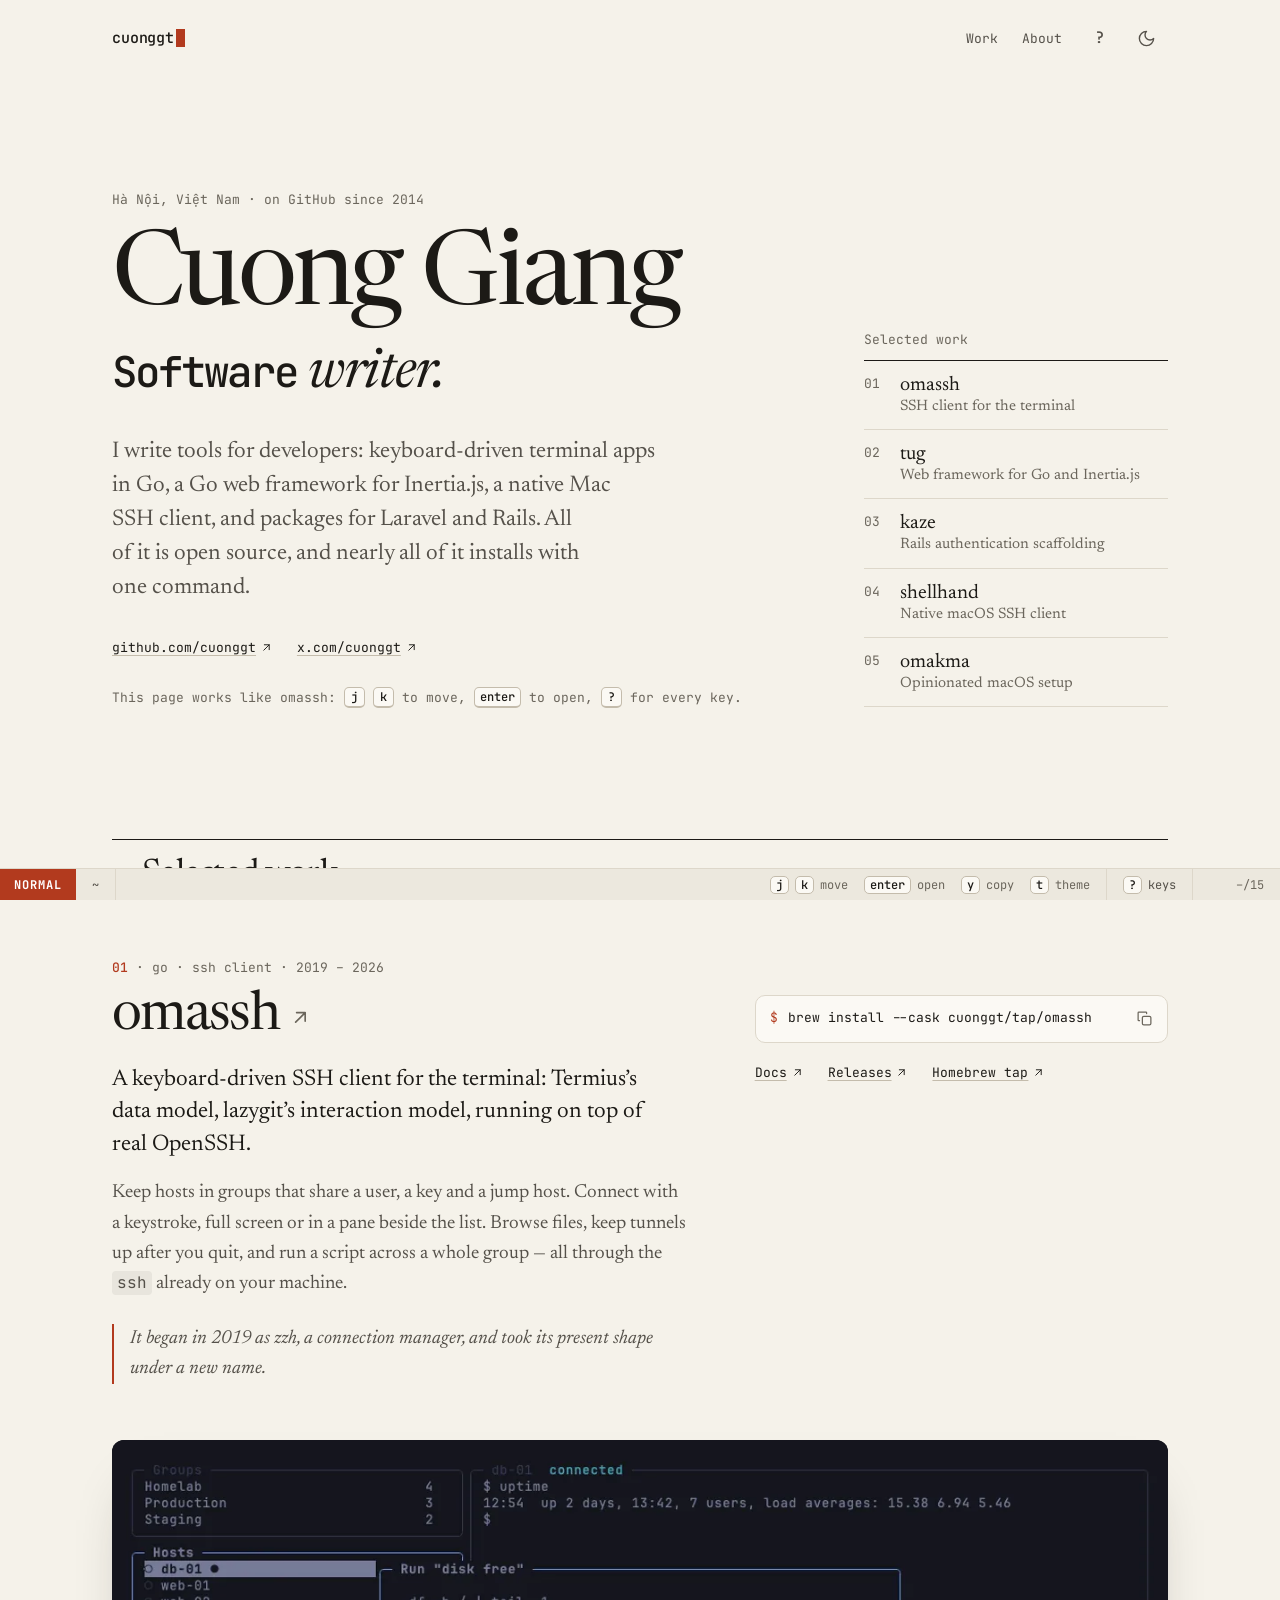
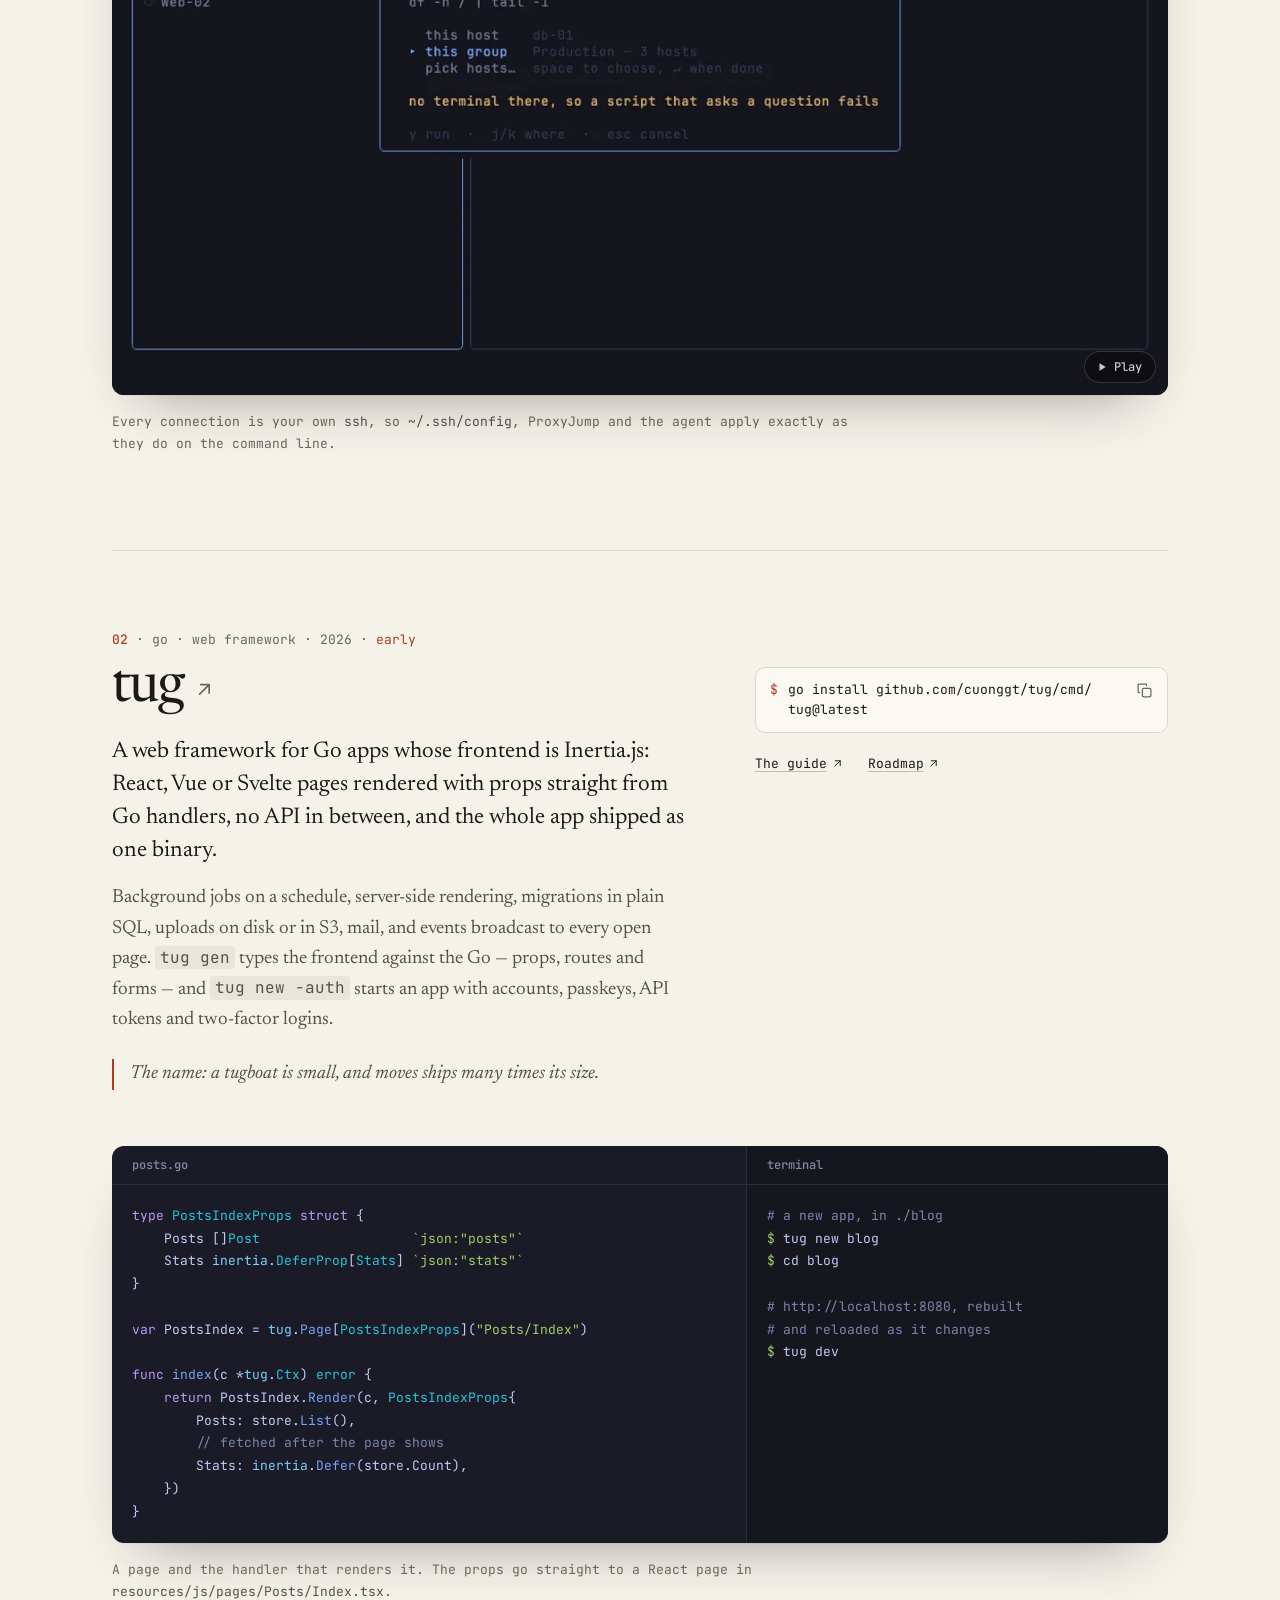
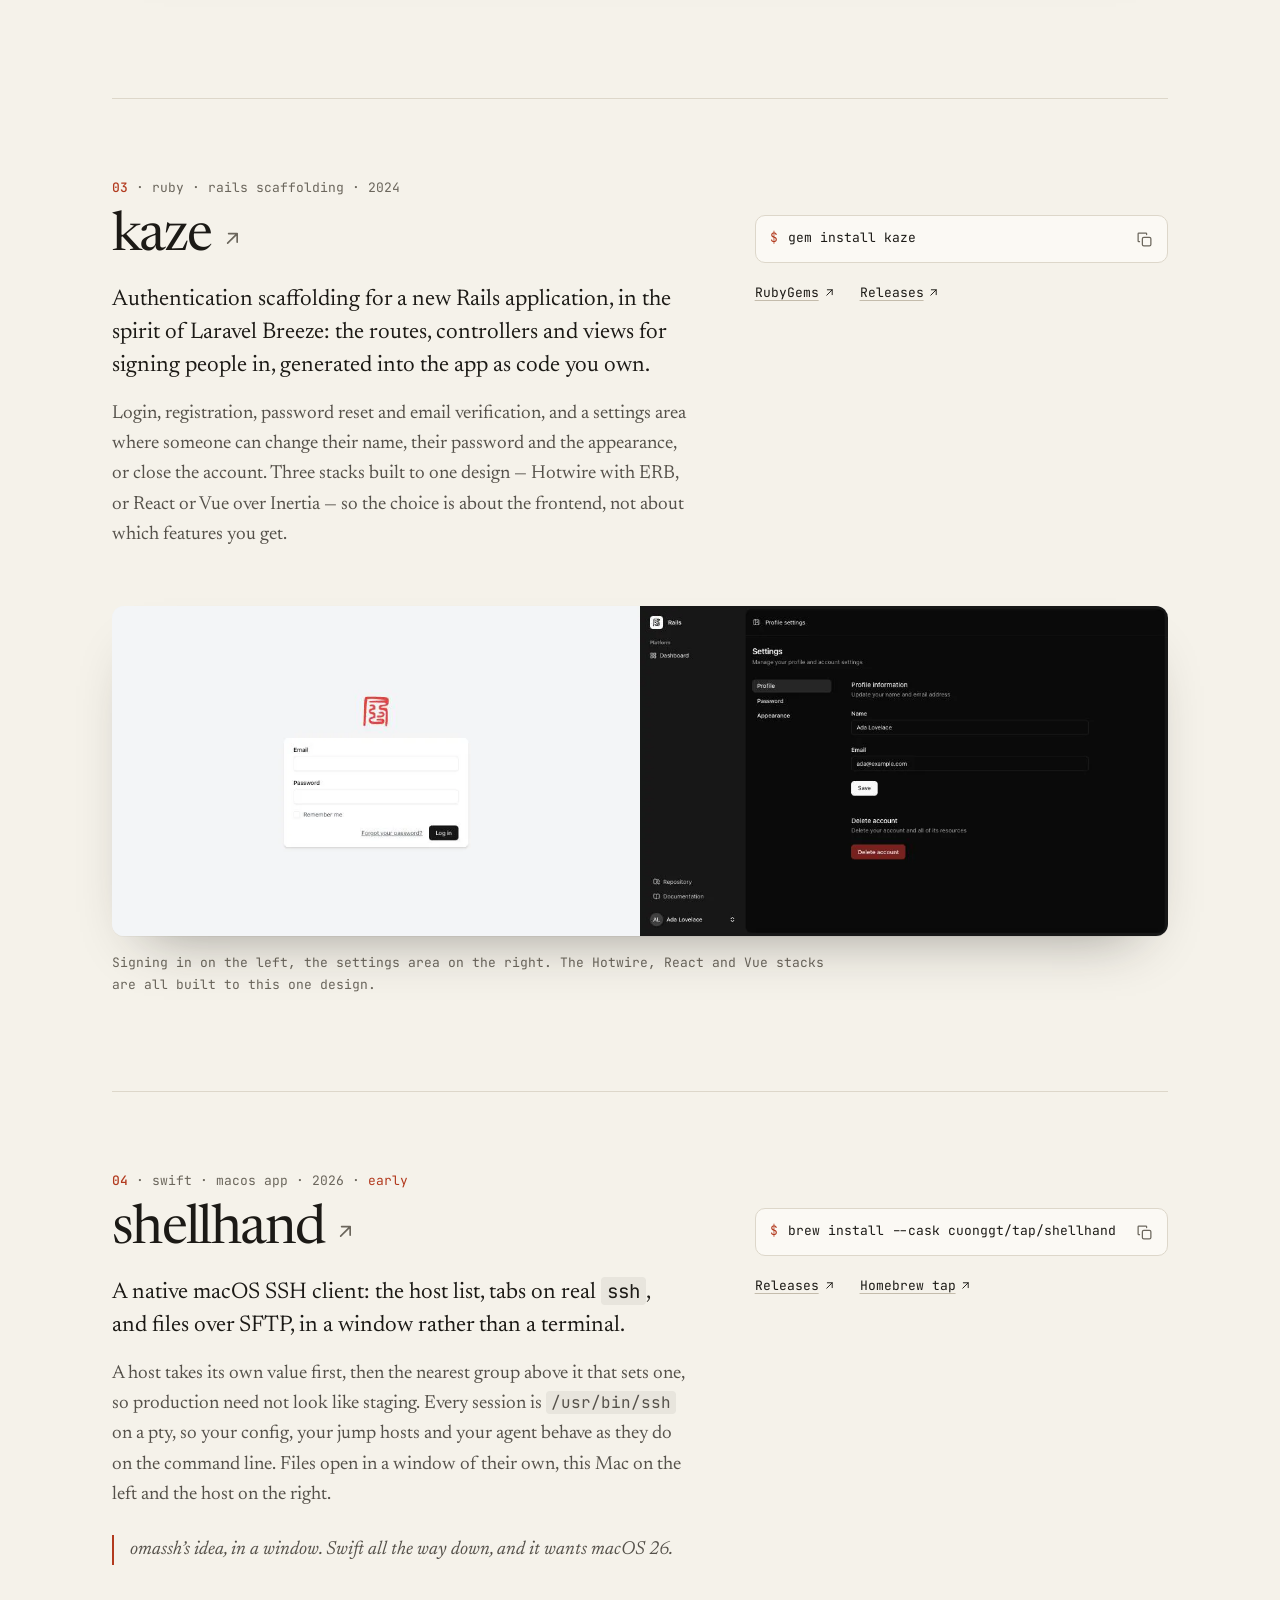
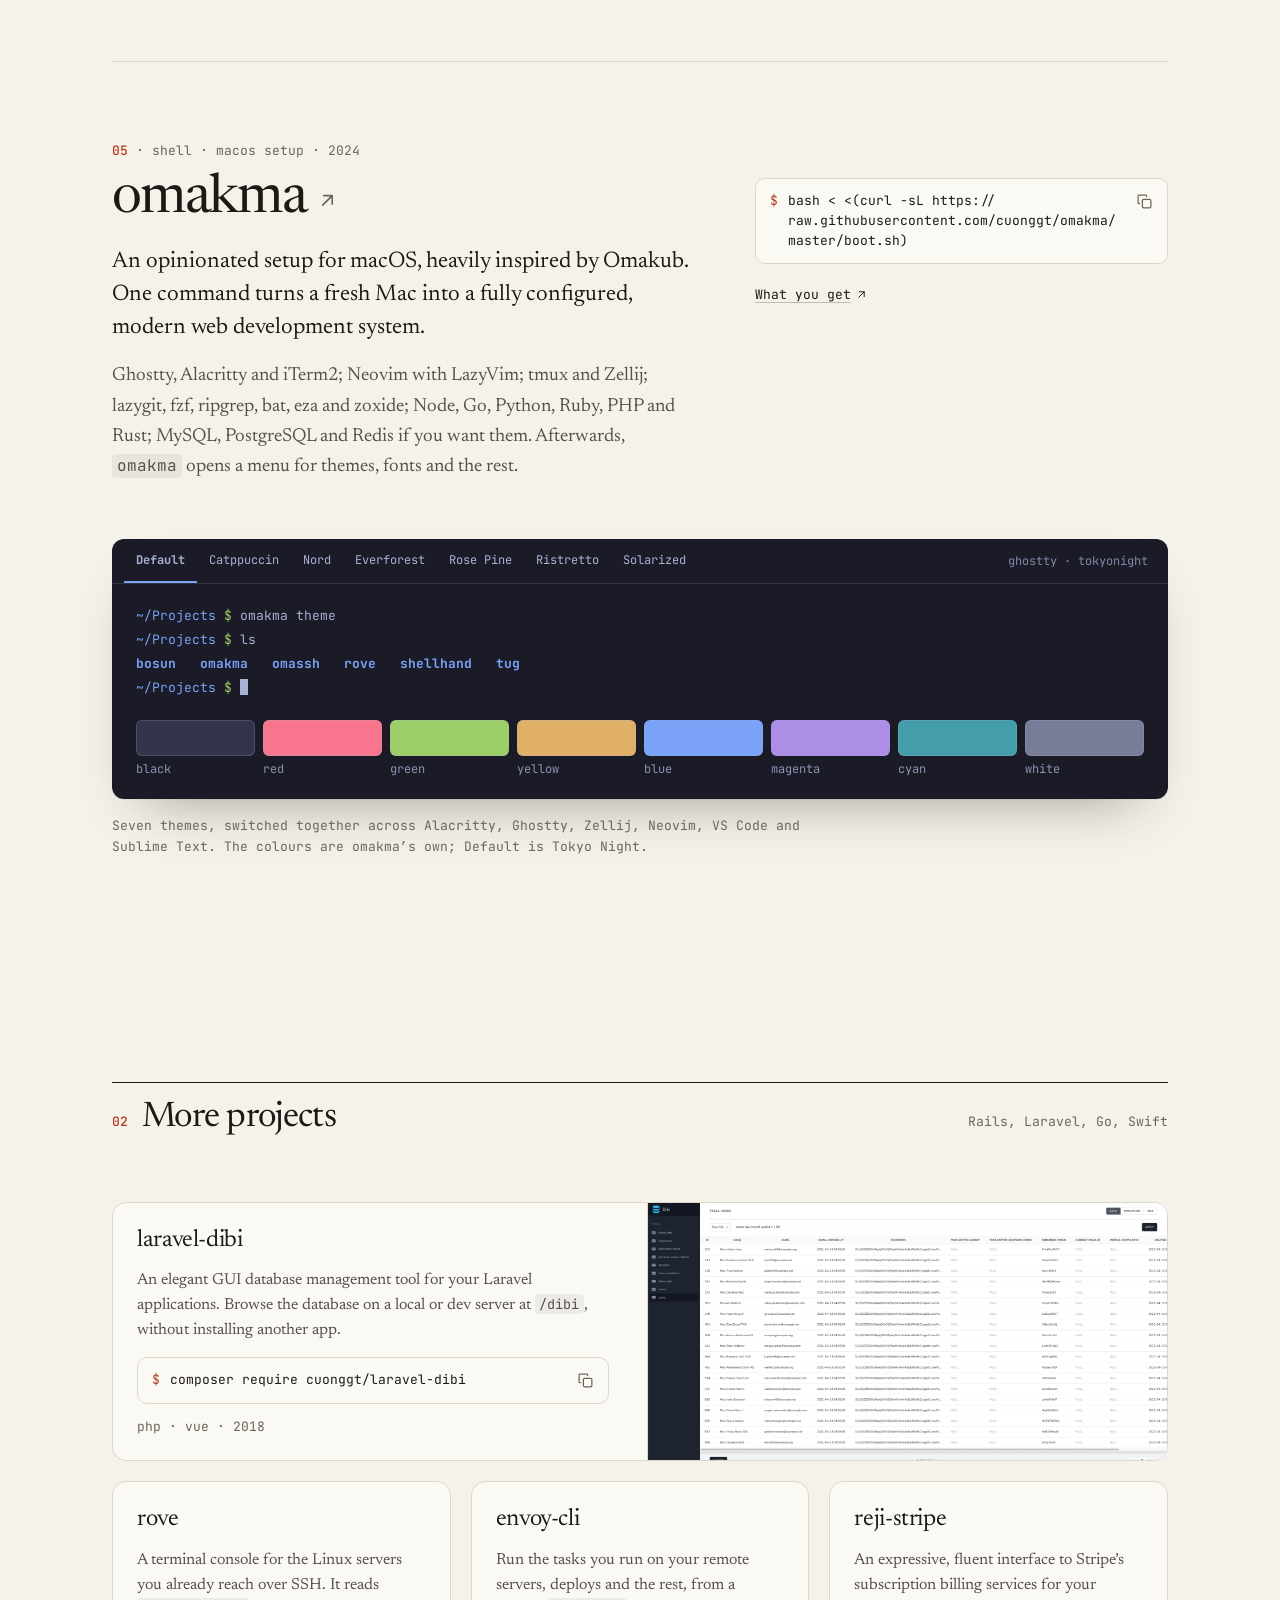
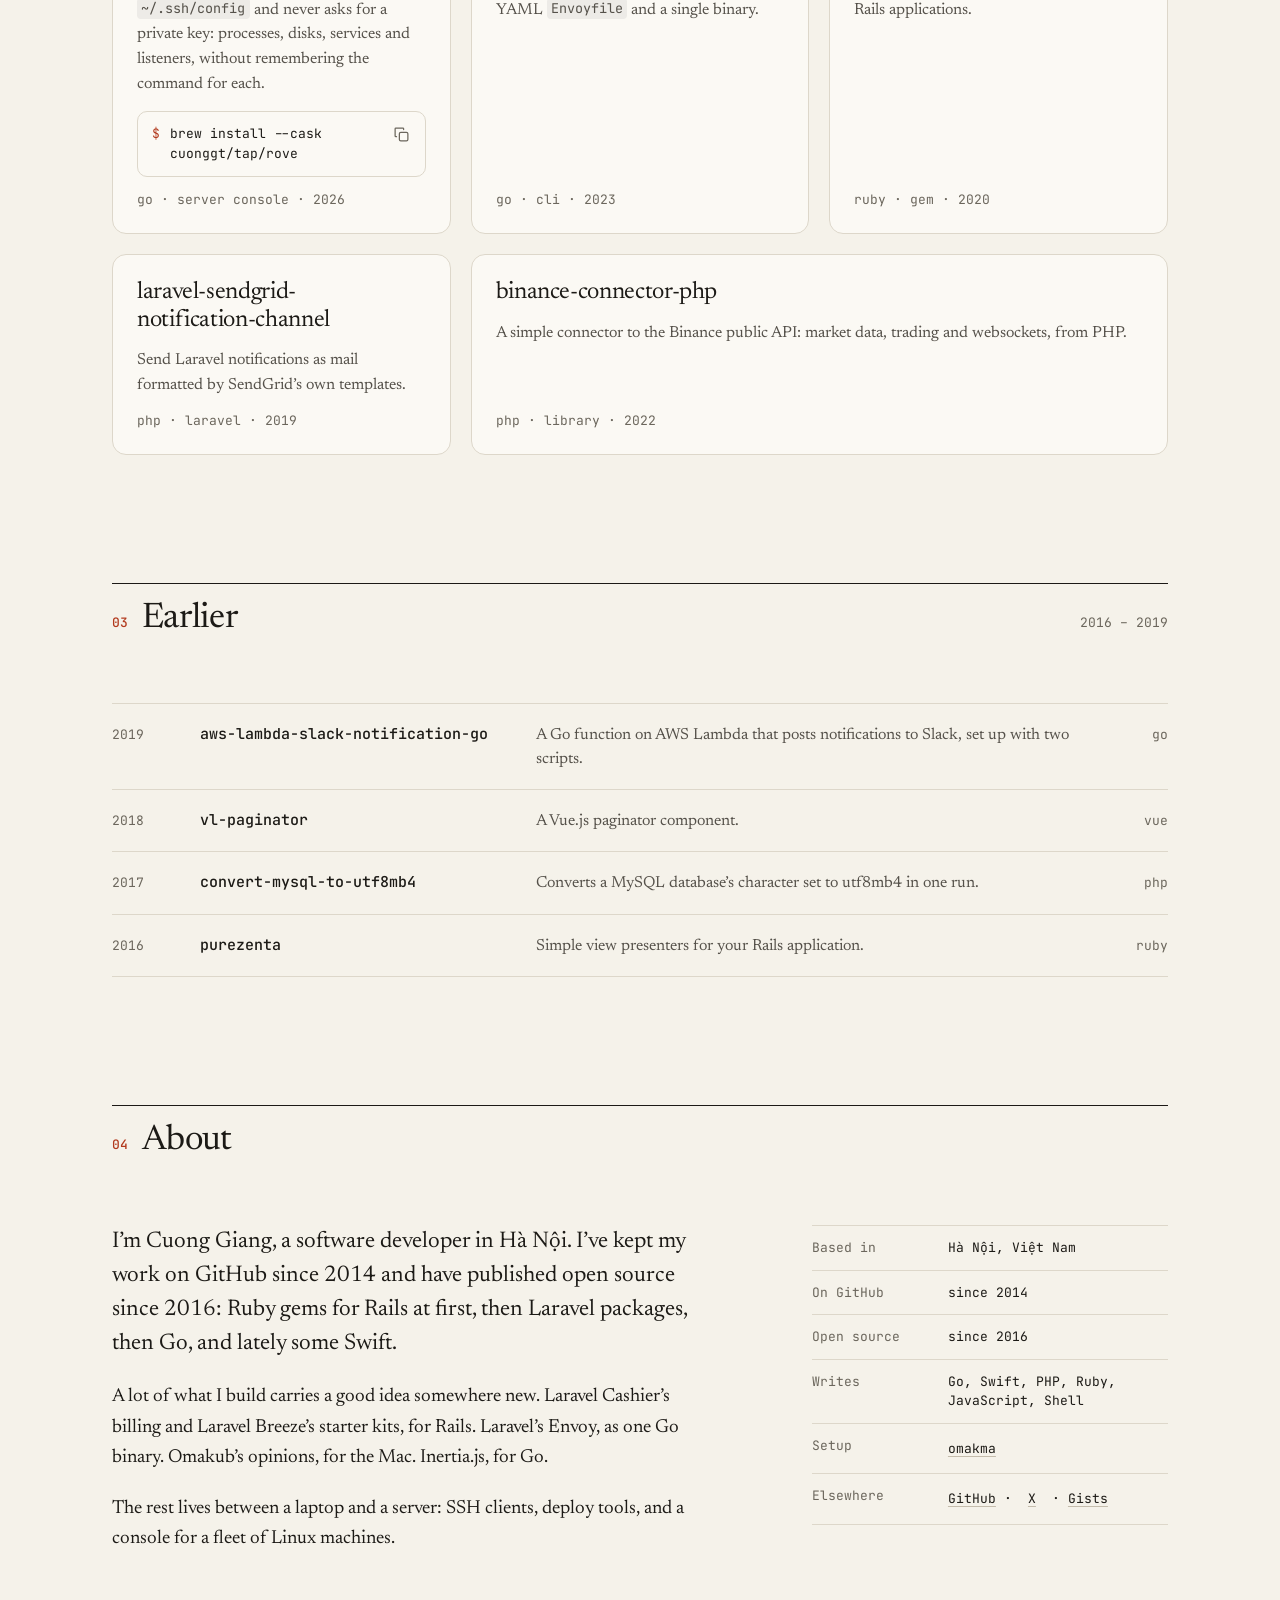
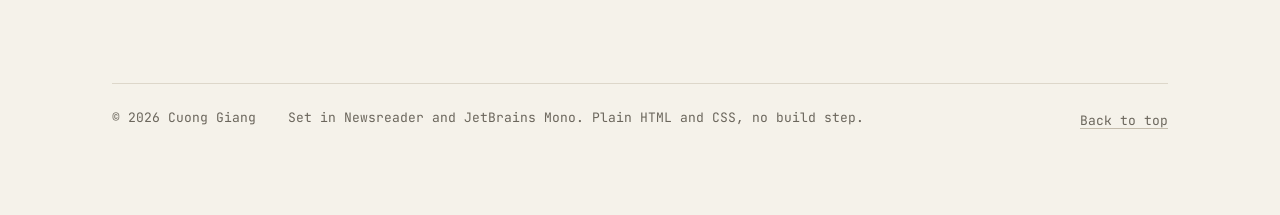
<file: index.html>
<!doctype html>
<html lang="en">
<head>
  <meta charset="utf-8">
  <meta name="viewport" content="width=device-width, initial-scale=1">
  <title>Cuong Giang — software writer</title>
  <meta name="description" content="Cuong Giang, a software writer in Hà Nội. Terminal tools in Go, a Go web framework for Inertia.js, a native Mac SSH client, and Rails and Laravel packages.">
  <link rel="canonical" href="https://thaicuong.me/">
  <meta name="author" content="Cuong Giang">
  <meta name="color-scheme" content="light dark">
  <meta name="theme-color" content="#F5F2EA" media="(prefers-color-scheme: light)">
  <meta name="theme-color" content="#131210" media="(prefers-color-scheme: dark)">

  <meta property="og:type" content="website">
  <meta property="og:url" content="https://thaicuong.me/">
  <meta property="og:title" content="Cuong Giang — software writer">
  <meta property="og:description" content="Keyboard-driven terminal tools in Go, a Go web framework for Inertia.js, a native Mac SSH client, and packages for Rails and Laravel.">
  <meta property="og:image" content="https://thaicuong.me/assets/og.png">
  <meta property="og:image:width" content="1200">
  <meta property="og:image:height" content="630">
  <meta name="twitter:card" content="summary_large_image">
  <meta name="twitter:site" content="@cuonggt">

  <link rel="icon" href="assets/favicon.svg" type="image/svg+xml">
  <link rel="apple-touch-icon" href="assets/apple-touch-icon.png">

  <link rel="preconnect" href="https://fonts.googleapis.com">
  <link rel="preconnect" href="https://fonts.gstatic.com" crossorigin>
  <link rel="stylesheet" href="https://fonts.googleapis.com/css2?family=JetBrains+Mono:wght@400..700&family=Newsreader:ital,opsz,wght@0,6..72,300..700;1,6..72,300..700&display=swap">
  <link rel="stylesheet" href="assets/site.css">

  <script>
    try {
      var theme = localStorage.getItem("theme");
      if (theme === "light" || theme === "dark") document.documentElement.dataset.theme = theme;
      if (localStorage.getItem("shortcuts") === "off") document.documentElement.classList.add("shortcuts-off");
    } catch (e) {}
    document.documentElement.classList.add("js");
  </script>
  <script src="assets/site.js" defer></script>

  <script type="application/ld+json">
  {
    "@context": "https://schema.org",
    "@type": "Person",
    "name": "Cuong Giang",
    "url": "https://thaicuong.me/",
    "description": "Software writer",
    "homeLocation": { "@type": "Place", "name": "Hà Nội, Việt Nam" },
    "sameAs": ["https://github.com/cuonggt", "https://x.com/cuonggt"]
  }
  </script>
</head>
<body>
  <svg class="sprite" aria-hidden="true" focusable="false">
    <symbol id="i-out" viewBox="0 0 24 24"><path d="M7 17 17 7M8 7h9v9"/></symbol>
    <symbol id="i-copy" viewBox="0 0 24 24"><rect x="9" y="9" width="12" height="12" rx="2"/><path d="M5 15H4a1 1 0 0 1-1-1V4a1 1 0 0 1 1-1h10a1 1 0 0 1 1 1v1"/></symbol>
    <symbol id="i-check" viewBox="0 0 24 24"><path d="M20 6 9 17l-5-5"/></symbol>
    <symbol id="i-sun" viewBox="0 0 24 24"><circle cx="12" cy="12" r="4"/><path d="M12 2v2M12 20v2M4.93 4.93l1.41 1.41M17.66 17.66l1.41 1.41M2 12h2M20 12h2M6.34 17.66l-1.41 1.41M19.07 4.93l-1.41 1.41"/></symbol>
    <symbol id="i-moon" viewBox="0 0 24 24"><path d="M12 3a6 6 0 0 0 9 9 9 9 0 1 1-9-9Z"/></symbol>
    <symbol id="i-play" viewBox="0 0 24 24"><path d="M7 4.5v15l12.5-7.5z"/></symbol>
    <symbol id="i-pause" viewBox="0 0 24 24"><path d="M8.5 5v14M15.5 5v14"/></symbol>
  </svg>

  <a class="skip" href="#main">Skip to content</a>

  <header class="site-header">
    <a class="brand" href="/" aria-label="Cuong Giang, home">cuonggt<span class="caret" aria-hidden="true"></span></a>
    <nav class="nav" aria-label="Primary">
      <ul>
        <li><a href="#work">Work</a></li>
        <li><a href="#about">About</a></li>
      </ul>
    </nav>
    <div class="tools">
      <button class="icon-btn" id="keys-btn" type="button" aria-haspopup="dialog" aria-controls="keys" aria-label="Keyboard shortcuts"><span class="qmark" aria-hidden="true">?</span></button>
      <button class="icon-btn" id="theme-btn" type="button" aria-label="Switch theme">
        <svg class="icon i-moon" aria-hidden="true"><use href="#i-moon"/></svg>
        <svg class="icon i-sun" aria-hidden="true"><use href="#i-sun"/></svg>
      </button>
    </div>
  </header>

  <main id="main">
    <section class="hero" aria-labelledby="hero-title" data-path="">
      <div class="hero-main">
        <p class="eyebrow"><span lang="vi">Hà Nội, Việt Nam</span> · on GitHub since 2014</p>
        <h1 id="hero-title">Cuong Giang</h1>
        <p class="tagline"><span class="mono">Software</span> <em>writer.</em></p>
        <p class="lede">I write tools for developers: keyboard-driven terminal apps in Go, a Go web framework for Inertia.js, a native Mac SSH client, and packages for Laravel and Rails. All of it is open source, and nearly all of it installs with one command.</p>
        <ul class="hero-links">
          <li><a href="https://github.com/cuonggt" rel="me">github.com/cuonggt<svg class="icon" aria-hidden="true"><use href="#i-out"/></svg></a></li>
          <li><a href="https://x.com/cuonggt" rel="me">x.com/cuonggt<svg class="icon" aria-hidden="true"><use href="#i-out"/></svg></a></li>
        </ul>
        <p class="kbd-hint">This page works like omassh: <kbd>j</kbd> <kbd>k</kbd> to move, <kbd>enter</kbd> to open, <kbd>?</kbd> for every key.</p>
      </div>

      <nav class="toc" aria-label="Selected work">
        <p class="toc-title">Selected work</p>
        <ol>
          <li><a href="#omassh"><span class="toc-num">01</span><span class="toc-name">omassh</span><span class="toc-desc">SSH client for the terminal</span></a></li>
          <li><a href="#tug"><span class="toc-num">02</span><span class="toc-name">tug</span><span class="toc-desc">Web framework for Go and Inertia.js</span></a></li>
          <li><a href="#kaze"><span class="toc-num">03</span><span class="toc-name">kaze</span><span class="toc-desc">Rails authentication scaffolding</span></a></li>
          <li><a href="#shellhand"><span class="toc-num">04</span><span class="toc-name">shellhand</span><span class="toc-desc">Native macOS SSH client</span></a></li>
          <li><a href="#omakma"><span class="toc-num">05</span><span class="toc-name">omakma</span><span class="toc-desc">Opinionated macOS setup</span></a></li>
        </ol>
      </nav>
    </section>

    <!-- 01 · Selected work -->
    <section class="section" id="work" aria-labelledby="work-title" data-path="work">
      <header class="section-head">
        <span class="section-num" aria-hidden="true">01</span>
        <h2 id="work-title">Selected work</h2>
        <p class="section-note">2019 – 2026</p>
      </header>

      <article class="project" id="omassh" data-nav="omassh" tabindex="-1" aria-labelledby="omassh-title">
        <div class="project-head">
          <div class="project-text">
            <p class="meta"><span class="idx">01</span><span>go</span><span>ssh client</span><span>2019 – 2026</span></p>
            <h3 class="project-name" id="omassh-title"><a href="https://github.com/cuonggt/omassh" data-primary>omassh<span class="visually-hidden"> on GitHub</span><svg class="icon" aria-hidden="true"><use href="#i-out"/></svg></a></h3>
            <p class="summary">A keyboard-driven SSH client for the terminal: Termius’s data model, lazygit’s interaction model, running on top of real OpenSSH.</p>
            <p class="body">Keep hosts in groups that share a user, a key and a jump host. Connect with a keystroke, full screen or in a pane beside the list. Browse files, keep tunnels up after you quit, and run a script across a whole group — all through the <code>ssh</code> already on your machine.</p>
            <p class="quote">It began in 2019 as zzh, a connection manager, and took its present shape under a new name.</p>
          </div>
          <div class="project-side">
            <div class="cmd"><span class="cmd-prompt" aria-hidden="true">$</span><code>brew install <span class="nb">--cask</span> cuonggt/<wbr>tap/<wbr>omassh</code><button class="copy" type="button" data-copy="brew install --cask cuonggt/tap/omassh" aria-label="Copy install command for omassh"><svg class="icon i-copy" aria-hidden="true"><use href="#i-copy"/></svg><svg class="icon i-check" aria-hidden="true"><use href="#i-check"/></svg></button></div>
            <ul class="links">
              <li><a href="https://cuonggt.github.io/omassh/">Docs<svg class="icon" aria-hidden="true"><use href="#i-out"/></svg></a></li>
              <li><a href="https://github.com/cuonggt/omassh/releases">Releases<svg class="icon" aria-hidden="true"><use href="#i-out"/></svg></a></li>
              <li><a href="https://github.com/cuonggt/homebrew-tap">Homebrew tap<svg class="icon" aria-hidden="true"><use href="#i-out"/></svg></a></li>
            </ul>
          </div>
        </div>
        <figure class="media" data-demo>
          <div class="frame" style="--media-bg: #14161e; --ratio: 1180 / 620">
            <video width="1180" height="620" muted loop playsinline preload="none" poster="assets/media/omassh.webp" aria-label="omassh demo: editing a host, connecting in the pane beside the list, and running a snippet across a group">
              <source src="assets/media/omassh.mp4" type="video/mp4">
            </video>
            <button class="demo-toggle" type="button" aria-label="Play demo"><svg class="icon i-play" aria-hidden="true"><use href="#i-play"/></svg><svg class="icon i-pause" aria-hidden="true"><use href="#i-pause"/></svg><span class="demo-label" aria-hidden="true">Play</span></button>
          </div>
          <figcaption>Every connection is your own <code>ssh</code>, so <code>~/.ssh/config</code>, ProxyJump and the agent apply exactly as they do on the command line.</figcaption>
        </figure>
      </article>

      <article class="project" id="tug" data-nav="tug" tabindex="-1" aria-labelledby="tug-title">
        <div class="project-head">
          <div class="project-text">
            <p class="meta"><span class="idx">02</span><span>go</span><span>web framework</span><span>2026</span><span class="status">early</span></p>
            <h3 class="project-name" id="tug-title"><a href="https://github.com/cuonggt/tug" data-primary>tug<span class="visually-hidden"> on GitHub</span><svg class="icon" aria-hidden="true"><use href="#i-out"/></svg></a></h3>
            <p class="summary">A web framework for Go apps whose frontend is Inertia.js: React, Vue or Svelte pages rendered with props straight from Go handlers, no API in between, and the whole app shipped as one binary.</p>
            <p class="body">Background jobs on a schedule, server-side rendering, migrations in plain SQL, uploads on disk or in S3, mail, and events broadcast to every open page. <code>tug gen</code> types the frontend against the Go — props, routes and forms — and <code>tug new -auth</code> starts an app with accounts, passkeys, API tokens and two-factor logins.</p>
            <p class="quote">The name: a tugboat is small, and moves ships many times its size.</p>
          </div>
          <div class="project-side">
            <div class="cmd"><span class="cmd-prompt" aria-hidden="true">$</span><code>go install github.com/<wbr>cuonggt/<wbr>tug/<wbr>cmd/<wbr>tug@latest</code><button class="copy" type="button" data-copy="go install github.com/cuonggt/tug/cmd/tug@latest" aria-label="Copy install command for tug"><svg class="icon i-copy" aria-hidden="true"><use href="#i-copy"/></svg><svg class="icon i-check" aria-hidden="true"><use href="#i-check"/></svg></button></div>
            <ul class="links">
              <li><a href="https://github.com/cuonggt/tug/blob/main/docs/README.md">The guide<svg class="icon" aria-hidden="true"><use href="#i-out"/></svg></a></li>
              <li><a href="https://github.com/cuonggt/tug/blob/main/docs/roadmap.md">Roadmap<svg class="icon" aria-hidden="true"><use href="#i-out"/></svg></a></li>
            </ul>
          </div>
        </div>
        <figure class="media">
          <div class="code-window">
            <div class="pane">
              <p class="pane-title">posts.go</p>
<pre tabindex="0" aria-label="Go code for a tug page and its handler"><code><span class="k">type</span> <span class="t">PostsIndexProps</span> <span class="k">struct</span> {
    Posts []<span class="t">Post</span>                   <span class="s">`json:"posts"`</span>
    Stats <span class="n">inertia</span>.<span class="t">DeferProp</span>[<span class="t">Stats</span>] <span class="s">`json:"stats"`</span>
}

<span class="k">var</span> PostsIndex = <span class="n">tug</span>.<span class="f">Page</span>[<span class="t">PostsIndexProps</span>](<span class="s">"Posts/Index"</span>)

<span class="k">func</span> <span class="f">index</span>(c *<span class="n">tug</span>.<span class="t">Ctx</span>) <span class="t">error</span> {
    <span class="k">return</span> PostsIndex.<span class="f">Render</span>(c, <span class="t">PostsIndexProps</span>{
        Posts: store.<span class="f">List</span>(),
        <span class="c">// fetched after the page shows</span>
        Stats: <span class="n">inertia</span>.<span class="f">Defer</span>(store.Count),
    })
}</code></pre>
            </div>
            <div class="pane pane--term">
              <p class="pane-title">terminal</p>
<pre tabindex="0" aria-label="Shell commands to start a tug app"><code><span class="c"># a new app, in ./blog</span>
<span class="pr">$</span> tug new blog
<span class="pr">$</span> cd blog

<span class="c"># http://localhost:8080, rebuilt</span>
<span class="c"># and reloaded as it changes</span>
<span class="pr">$</span> tug dev</code></pre>
            </div>
          </div>
          <figcaption>A page and the handler that renders it. The props go straight to a React page in <code>resources/js/pages/Posts/Index.tsx</code>.</figcaption>
        </figure>
      </article>

      <article class="project" id="kaze" data-nav="kaze" tabindex="-1" aria-labelledby="kaze-title">
        <div class="project-head">
          <div class="project-text">
            <p class="meta"><span class="idx">03</span><span>ruby</span><span>rails scaffolding</span><span>2024</span></p>
            <h3 class="project-name" id="kaze-title"><a href="https://github.com/cuonggt/kaze" data-primary>kaze<span class="visually-hidden"> on GitHub</span><svg class="icon" aria-hidden="true"><use href="#i-out"/></svg></a></h3>
            <p class="summary">Authentication scaffolding for a new Rails application, in the spirit of Laravel Breeze: the routes, controllers and views for signing people in, generated into the app as code you own.</p>
            <p class="body">Login, registration, password reset and email verification, and a settings area where someone can change their name, their password and the appearance, or close the account. Three stacks built to one design — Hotwire with ERB, or React or Vue over Inertia — so the choice is about the frontend, not about which features you get.</p>
          </div>
          <div class="project-side">
            <div class="cmd"><span class="cmd-prompt" aria-hidden="true">$</span><code>gem install kaze</code><button class="copy" type="button" data-copy="gem install kaze" aria-label="Copy install command for kaze"><svg class="icon i-copy" aria-hidden="true"><use href="#i-copy"/></svg><svg class="icon i-check" aria-hidden="true"><use href="#i-check"/></svg></button></div>
            <ul class="links">
              <li><a href="https://rubygems.org/gems/kaze">RubyGems<svg class="icon" aria-hidden="true"><use href="#i-out"/></svg></a></li>
              <li><a href="https://github.com/cuonggt/kaze/releases">Releases<svg class="icon" aria-hidden="true"><use href="#i-out"/></svg></a></li>
            </ul>
          </div>
        </div>
        <figure class="media">
          <div class="frame" style="--media-bg: #f1f2f4; --ratio: 1600 / 500">
            <img src="assets/media/kaze.webp" width="1600" height="500" loading="lazy" decoding="async" alt="Two Kaze screens side by side: a login form with email and password in light mode, and the profile settings page in dark mode.">
          </div>
          <figcaption>Signing in on the left, the settings area on the right. The Hotwire, React and Vue stacks are all built to this one design.</figcaption>
        </figure>
      </article>

      <article class="project" id="shellhand" data-nav="shellhand" tabindex="-1" aria-labelledby="shellhand-title">
        <div class="project-head">
          <div class="project-text">
            <p class="meta"><span class="idx">04</span><span>swift</span><span>macos app</span><span>2026</span><span class="status">early</span></p>
            <h3 class="project-name" id="shellhand-title"><a href="https://github.com/cuonggt/shellhand" data-primary>shellhand<span class="visually-hidden"> on GitHub</span><svg class="icon" aria-hidden="true"><use href="#i-out"/></svg></a></h3>
            <p class="summary">A native macOS SSH client: the host list, tabs on real <code>ssh</code>, and files over SFTP, in a window rather than a terminal.</p>
            <p class="body">A host takes its own value first, then the nearest group above it that sets one, so production need not look like staging. Every session is <code>/usr/bin/ssh</code> on a pty, so your config, your jump hosts and your agent behave as they do on the command line. Files open in a window of their own, this Mac on the left and the host on the right.</p>
            <p class="quote">omassh’s idea, in a window. Swift all the way down, and it wants macOS 26.</p>
          </div>
          <div class="project-side">
            <div class="cmd"><span class="cmd-prompt" aria-hidden="true">$</span><code>brew install <span class="nb">--cask</span> cuonggt/<wbr>tap/<wbr>shellhand</code><button class="copy" type="button" data-copy="brew install --cask cuonggt/tap/shellhand" aria-label="Copy install command for shellhand"><svg class="icon i-copy" aria-hidden="true"><use href="#i-copy"/></svg><svg class="icon i-check" aria-hidden="true"><use href="#i-check"/></svg></button></div>
            <ul class="links">
              <li><a href="https://github.com/cuonggt/shellhand/releases">Releases<svg class="icon" aria-hidden="true"><use href="#i-out"/></svg></a></li>
              <li><a href="https://github.com/cuonggt/homebrew-tap">Homebrew tap<svg class="icon" aria-hidden="true"><use href="#i-out"/></svg></a></li>
            </ul>
          </div>
        </div>
      </article>

      <article class="project" id="omakma" data-nav="omakma" tabindex="-1" aria-labelledby="omakma-title">
        <div class="project-head">
          <div class="project-text">
            <p class="meta"><span class="idx">05</span><span>shell</span><span>macos setup</span><span>2024</span></p>
            <h3 class="project-name" id="omakma-title"><a href="https://github.com/cuonggt/omakma" data-primary>omakma<span class="visually-hidden"> on GitHub</span><svg class="icon" aria-hidden="true"><use href="#i-out"/></svg></a></h3>
            <p class="summary">An opinionated setup for macOS, heavily inspired by Omakub. One command turns a fresh Mac into a fully configured, modern web development system.</p>
            <p class="body">Ghostty, Alacritty and iTerm2; Neovim with LazyVim; tmux and Zellij; lazygit, fzf, ripgrep, bat, eza and zoxide; Node, Go, Python, Ruby, PHP and Rust; MySQL, PostgreSQL and Redis if you want them. Afterwards, <code>omakma</code> opens a menu for themes, fonts and the rest.</p>
          </div>
          <div class="project-side">
            <div class="cmd"><span class="cmd-prompt" aria-hidden="true">$</span><code><span class="nb">bash &lt; &lt;(curl -sL</span> https://<wbr>raw.githubusercontent.com/<wbr>cuonggt/<wbr>omakma/<wbr>master/<wbr>boot.sh)</code><button class="copy" type="button" data-copy="bash &lt; &lt;(curl -sL https://raw.githubusercontent.com/cuonggt/omakma/master/boot.sh)" aria-label="Copy install command for omakma"><svg class="icon i-copy" aria-hidden="true"><use href="#i-copy"/></svg><svg class="icon i-check" aria-hidden="true"><use href="#i-check"/></svg></button></div>
            <ul class="links">
              <li><a href="https://github.com/cuonggt/omakma#what-you-get">What you get<svg class="icon" aria-hidden="true"><use href="#i-out"/></svg></a></li>
            </ul>
          </div>
        </div>
        <figure class="media">
          <div class="term">
            <div class="term-bar">
              <fieldset class="term-tabs">
                <legend class="visually-hidden">Preview an omakma theme</legend>
                <label><input type="radio" name="omakma-theme" value="default" checked><span>Default</span></label>
                <label><input type="radio" name="omakma-theme" value="catppuccin"><span>Catppuccin</span></label>
                <label><input type="radio" name="omakma-theme" value="nord"><span>Nord</span></label>
                <label><input type="radio" name="omakma-theme" value="everforest"><span>Everforest</span></label>
                <label><input type="radio" name="omakma-theme" value="rose-pine"><span>Rose Pine</span></label>
                <label><input type="radio" name="omakma-theme" value="ristretto"><span>Ristretto</span></label>
                <label><input type="radio" name="omakma-theme" value="solarized"><span>Solarized</span></label>
              </fieldset>
              <span class="term-title" aria-hidden="true"></span>
            </div>
            <div class="term-screen" aria-hidden="true">
<pre class="term-body"><span class="t-path">~/Projects</span> <span class="t-sym">$</span> omakma theme
<span class="t-path">~/Projects</span> <span class="t-sym">$</span> ls
<span class="t-dir">bosun</span>   <span class="t-dir">omakma</span>   <span class="t-dir">omassh</span>   <span class="t-dir">rove</span>   <span class="t-dir">shellhand</span>   <span class="t-dir">tug</span>
<span class="t-path">~/Projects</span> <span class="t-sym">$</span> <span class="t-cursor"></span></pre>
              <ol class="term-palette">
                <li><i></i>black</li><li><i></i>red</li><li><i></i>green</li><li><i></i>yellow</li><li><i></i>blue</li><li><i></i>magenta</li><li><i></i>cyan</li><li><i></i>white</li>
              </ol>
            </div>
          </div>
          <figcaption>Seven themes, switched together across Alacritty, Ghostty, Zellij, Neovim, VS Code and Sublime Text. The colours are omakma’s own; Default is Tokyo Night.</figcaption>
        </figure>
      </article>
    </section>

    <!-- 02 · More projects -->
    <section class="section" id="more" aria-labelledby="more-title" data-path="more">
      <header class="section-head">
        <span class="section-num" aria-hidden="true">02</span>
        <h2 id="more-title">More projects</h2>
        <p class="section-note">Rails, Laravel, Go, Swift</p>
      </header>

      <div class="cards">
        <article class="card card--wide" data-nav="laravel-dibi" tabindex="-1" aria-labelledby="dibi-title">
          <div class="card-text">
            <h3 id="dibi-title"><a href="https://github.com/cuonggt/laravel-dibi" data-primary>laravel-dibi</a></h3>
            <p>An elegant GUI database management tool for your Laravel applications. Browse the database on a local or dev server at <code>/dibi</code>, without installing another app.</p>
            <div class="cmd"><span class="cmd-prompt" aria-hidden="true">$</span><code>composer require cuonggt/<wbr><span class="nb">laravel-dibi</span></code><button class="copy" type="button" data-copy="composer require cuonggt/laravel-dibi" aria-label="Copy install command for laravel-dibi"><svg class="icon i-copy" aria-hidden="true"><use href="#i-copy"/></svg><svg class="icon i-check" aria-hidden="true"><use href="#i-check"/></svg></button></div>
            <p class="meta"><span>php</span><span>vue</span><span>2018</span></p>
          </div>
          <div class="card-shot">
            <img src="assets/media/dibi.webp" width="1600" height="816" loading="lazy" decoding="async" alt="Dibi showing the rows of a users table, with a raw SQL filter above the grid and the list of tables on the left.">
          </div>
        </article>

        <article class="card" data-nav="rove" tabindex="-1" aria-labelledby="rove-title">
          <h3 id="rove-title"><a href="https://github.com/cuonggt/rove" data-primary>rove</a></h3>
          <p>A terminal console for the Linux servers you already reach over SSH. It reads <code>~/.ssh/config</code> and never asks for a private key: processes, disks, services and listeners, without remembering the command for each.</p>
          <div class="cmd"><span class="cmd-prompt" aria-hidden="true">$</span><code>brew install <span class="nb">--cask</span> cuonggt/<wbr>tap/<wbr>rove</code><button class="copy" type="button" data-copy="brew install --cask cuonggt/tap/rove" aria-label="Copy install command for rove"><svg class="icon i-copy" aria-hidden="true"><use href="#i-copy"/></svg><svg class="icon i-check" aria-hidden="true"><use href="#i-check"/></svg></button></div>
          <p class="meta"><span>go</span><span>server console</span><span>2026</span></p>
        </article>

        <article class="card" data-nav="envoy-cli" tabindex="-1" aria-labelledby="envoy-title">
          <h3 id="envoy-title"><a href="https://github.com/cuonggt/envoy-cli" data-primary>envoy-cli</a></h3>
          <p>Run the tasks you run on your remote servers, deploys and the rest, from a YAML <code>Envoyfile</code> and a single binary.</p>
          <p class="meta"><span>go</span><span>cli</span><span>2023</span></p>
        </article>

        <article class="card" data-nav="reji-stripe" tabindex="-1" aria-labelledby="reji-title">
          <h3 id="reji-title"><a href="https://github.com/cuonggt/reji-stripe" data-primary>reji-stripe</a></h3>
          <p>An expressive, fluent interface to Stripe’s subscription billing services for your Rails applications.</p>
          <p class="meta"><span>ruby</span><span>gem</span><span>2020</span></p>
        </article>

        <article class="card" data-nav="laravel-sendgrid-notification-channel" tabindex="-1" aria-labelledby="sendgrid-title">
          <h3 id="sendgrid-title"><a href="https://github.com/cuonggt/laravel-sendgrid-notification-channel" data-primary>laravel-sendgrid-notification-channel</a></h3>
          <p>Send Laravel notifications as mail formatted by SendGrid’s own templates.</p>
          <p class="meta"><span>php</span><span>laravel</span><span>2019</span></p>
        </article>

        <article class="card" data-nav="binance-connector-php" tabindex="-1" aria-labelledby="binance-title">
          <h3 id="binance-title"><a href="https://github.com/cuonggt/binance-connector-php" data-primary>binance-connector-php</a></h3>
          <p>A simple connector to the Binance public API: market data, trading and websockets, from PHP.</p>
          <p class="meta"><span>php</span><span>library</span><span>2022</span></p>
        </article>
      </div>
    </section>

    <!-- 03 · Earlier -->
    <section class="section" id="earlier" aria-labelledby="earlier-title" data-path="earlier">
      <header class="section-head">
        <span class="section-num" aria-hidden="true">03</span>
        <h2 id="earlier-title">Earlier</h2>
        <p class="section-note">2016 – 2019</p>
      </header>

      <ul class="archive">
        <li data-nav="aws-lambda-slack-notification-go" tabindex="-1"><span class="year">2019</span><a href="https://github.com/cuonggt/aws-lambda-slack-notification-go" data-primary>aws-lambda-slack-notification-go</a><span class="desc">A Go function on AWS Lambda that posts notifications to Slack, set up with two scripts.</span><span class="lang">go</span></li>
        <li data-nav="vl-paginator" tabindex="-1"><span class="year">2018</span><a href="https://github.com/cuonggt/vl-paginator" data-primary>vl-paginator</a><span class="desc">A Vue.js paginator component.</span><span class="lang">vue</span></li>
        <li data-nav="convert-mysql-to-utf8mb4" tabindex="-1"><span class="year">2017</span><a href="https://github.com/cuonggt/convert-mysql-to-utf8mb4" data-primary>convert-mysql-to-utf8mb4</a><span class="desc">Converts a MySQL database’s character set to utf8mb4 in one run.</span><span class="lang">php</span></li>
        <li data-nav="purezenta" tabindex="-1"><span class="year">2016</span><a href="https://github.com/cuonggt/purezenta" data-primary>purezenta</a><span class="desc">Simple view presenters for your Rails application.</span><span class="lang">ruby</span></li>
      </ul>
    </section>

    <!-- 04 · About -->
    <section class="section" id="about" aria-labelledby="about-title" data-path="about">
      <header class="section-head">
        <span class="section-num" aria-hidden="true">04</span>
        <h2 id="about-title">About</h2>
      </header>

      <div class="about">
        <div class="prose">
          <p>I’m Cuong Giang, a software developer in <span lang="vi">Hà Nội</span>. I’ve kept my work on GitHub since 2014 and have published open source since 2016: Ruby gems for Rails at first, then Laravel packages, then Go, and lately some Swift.</p>
          <p>A lot of what I build carries a good idea somewhere new. Laravel Cashier’s billing and Laravel Breeze’s starter kits, for Rails. Laravel’s Envoy, as one Go binary. Omakub’s opinions, for the Mac. Inertia.js, for Go.</p>
          <p>The rest lives between a laptop and a server: SSH clients, deploy tools, and a console for a fleet of Linux machines.</p>
        </div>
        <dl class="facts">
          <div><dt>Based in</dt><dd lang="vi">Hà Nội, Việt Nam</dd></div>
          <div><dt>On GitHub</dt><dd>since 2014</dd></div>
          <div><dt>Open source</dt><dd>since 2016</dd></div>
          <div><dt>Writes</dt><dd>Go, Swift, PHP, Ruby, JavaScript, Shell</dd></div>
          <div><dt>Setup</dt><dd><a href="https://github.com/cuonggt/omakma">omakma</a></dd></div>
          <div><dt>Elsewhere</dt><dd><a href="https://github.com/cuonggt" rel="me">GitHub</a> · <a href="https://x.com/cuonggt" rel="me">X</a> · <a href="https://gist.github.com/cuonggt">Gists</a></dd></div>
        </dl>
      </div>
    </section>
  </main>

  <footer class="site-footer">
    <div class="footer-inner">
      <p>© 2026 Cuong Giang</p>
      <p>Set in Newsreader and JetBrains Mono. Plain HTML and CSS, no build step.</p>
      <p class="footer-top"><a href="#main">Back to top</a></p>
    </div>
  </footer>

  <div class="statusbar" id="statusbar" aria-hidden="true">
    <span class="sb-mode" id="sb-mode">normal</span>
    <span class="sb-path" id="sb-path">~/</span>
    <span class="sb-hints"><kbd>j</kbd><kbd>k</kbd> move <kbd>enter</kbd> open <kbd>y</kbd> copy <kbd>t</kbd> theme</span>
    <button class="sb-help" type="button" tabindex="-1" data-open-keys><kbd>?</kbd> keys</button>
    <span class="sb-pos" id="sb-pos"></span>
  </div>

  <dialog class="keys" id="keys" aria-labelledby="keys-title">
    <h2 id="keys-title">Keyboard</h2>
    <dl class="keys-list">
      <div><dt><kbd>j</kbd> <kbd>k</kbd></dt><dd>Next and previous project</dd></div>
      <div><dt><kbd>enter</kbd> <kbd>o</kbd></dt><dd>Open the selected project</dd></div>
      <div><dt><kbd>y</kbd></dt><dd>Copy its install command</dd></div>
      <div><dt><kbd>g</kbd> <kbd>G</kbd></dt><dd>Top and bottom of the page</dd></div>
      <div><dt><kbd>t</kbd></dt><dd>Light or dark theme</dd></div>
      <div><dt><kbd>?</kbd></dt><dd>This list</dd></div>
      <div><dt><kbd>esc</kbd></dt><dd>Close, or clear the selection</dd></div>
    </dl>
    <label class="switch">
      <input type="checkbox" role="switch" id="shortcuts-toggle" checked>
      <span>Single-key shortcuts</span>
    </label>
    <p class="keys-note">Turn them off if they get in the way of a screen reader or voice control. The buttons in the header always work.</p>
    <form method="dialog"><button class="btn" type="submit">Close</button></form>
  </dialog>

  <div class="toast" id="toast" role="status" aria-live="polite"></div>
</body>
</html>
</file>
<file: assets/site.css>
/*
  thaicuong.me
  Two typefaces: Newsreader for the writing, JetBrains Mono for the software.
*/

/* Tokens ---------------------------------------------------------------- */

:root {
  color-scheme: light;

  --bg: #f5f2ea;
  --bg-raised: #fbf9f4;
  --bg-sunk: #ece8de;
  --ink: #1c1a16;
  --ink-2: #55514a;
  --ink-3: #6b665c;
  --rule: #ddd7ca;
  --rule-2: #c4bcac;
  --accent: #b23a1e;
  --accent-ink: #ffffff;
  --accent-soft: rgb(178 58 30 / 0.07);
  --code-bg: rgb(28 26 22 / 0.06);
  --hilite: #f3d67e;
  --shadow: 0 1px 0 rgb(28 26 22 / 0.04), 0 28px 56px -32px rgb(28 26 22 / 0.45);

  --serif: "Newsreader", "Iowan Old Style", "Palatino Linotype", Palatino, Georgia, serif;
  --mono: "JetBrains Mono", ui-monospace, "SF Mono", Menlo, Consolas, monospace;

  --text-xs: 0.75rem;
  --text-sm: 0.8125rem;
  --text-base: clamp(1.0625rem, 1.01rem + 0.22vw, 1.1875rem);
  --text-lg: clamp(1.1875rem, 1.1rem + 0.4vw, 1.4375rem);
  --text-xl: clamp(1.625rem, 1.4rem + 1vw, 2.25rem);
  --text-2xl: clamp(2.25rem, 1.8rem + 2vw, 3.5rem);
  --text-hero: clamp(3.25rem, 2rem + 5.6vw, 7.25rem);

  --wrap: 72rem;
  --measure: 36rem;
  --gutter: clamp(1rem, 4vw, 3rem);
  --section-gap: clamp(4.5rem, 10vw, 8rem);
  --radius: 12px;

  --ease-out: cubic-bezier(0.2, 0.7, 0.2, 1);
  --fast: 150ms;
  --medium: 240ms;
}

@media (prefers-color-scheme: dark) {
  :root:not([data-theme="light"]) {
    color-scheme: dark;
    --bg: #131210;
    --bg-raised: #1b1a17;
    --bg-sunk: #0d0c0b;
    --ink: #ece7dc;
    --ink-2: #b5afa3;
    --ink-3: #9a9488;
    --rule: #2f2c27;
    --rule-2: #4a463f;
    --accent: #f07a5a;
    --accent-ink: #131210;
    --accent-soft: rgb(240 122 90 / 0.09);
    --code-bg: rgb(236 231 220 / 0.07);
    --hilite: #5c4a17;
    --shadow: 0 0 0 1px rgb(255 255 255 / 0.05), 0 28px 56px -32px rgb(0 0 0 / 0.9);
  }
}

:root[data-theme="dark"] {
  color-scheme: dark;
  --bg: #131210;
  --bg-raised: #1b1a17;
  --bg-sunk: #0d0c0b;
  --ink: #ece7dc;
  --ink-2: #b5afa3;
  --ink-3: #9a9488;
  --rule: #2f2c27;
  --rule-2: #4a463f;
  --accent: #f07a5a;
  --accent-ink: #131210;
  --accent-soft: rgb(240 122 90 / 0.09);
  --code-bg: rgb(236 231 220 / 0.07);
  --hilite: #5c4a17;
  --shadow: 0 0 0 1px rgb(255 255 255 / 0.05), 0 28px 56px -32px rgb(0 0 0 / 0.9);
}

/* Base ------------------------------------------------------------------ */

*, *::before, *::after { box-sizing: border-box; }

html {
  -webkit-text-size-adjust: 100%;
  text-size-adjust: 100%;
  scroll-padding-top: 1.5rem;
}

body {
  margin: 0;
  min-height: 100dvh;
  background: var(--bg);
  color: var(--ink);
  font-family: var(--serif);
  font-size: var(--text-base);
  line-height: 1.6;
  font-optical-sizing: auto;
  -webkit-font-smoothing: antialiased;
  -moz-osx-font-smoothing: grayscale;
}

::selection { background: var(--hilite); color: var(--ink); }

img, video { display: block; max-width: 100%; height: auto; }
a { color: inherit; }
p { margin: 0; text-wrap: pretty; }
h1, h2, h3 { margin: 0; font-weight: 400; text-wrap: balance; }
code, kbd, pre { font-family: var(--mono); }

p code, dd code {
  padding: 0.08em 0.32em;
  border-radius: 4px;
  background: var(--code-bg);
  font-size: 0.84em;
}

:focus-visible {
  outline: 2px solid var(--accent);
  outline-offset: 3px;
  border-radius: 3px;
}

.icon {
  width: 1em;
  height: 1em;
  flex: none;
  fill: none;
  stroke: currentColor;
  stroke-width: 1.75;
  stroke-linecap: round;
  stroke-linejoin: round;
}

.sprite { position: absolute; width: 0; height: 0; overflow: hidden; }

.visually-hidden {
  position: absolute !important;
  width: 1px;
  height: 1px;
  margin: -1px;
  padding: 0;
  overflow: hidden;
  clip: rect(0 0 0 0);
  white-space: nowrap;
  border: 0;
}

.skip {
  position: absolute;
  top: 0.75rem;
  left: 1rem;
  z-index: 40;
  padding: 0.75rem 1rem;
  border-radius: 8px;
  background: var(--ink);
  color: var(--bg);
  font: 500 var(--text-sm)/1 var(--mono);
  text-decoration: none;
  transform: translateY(-200%);
}
.skip:focus { transform: none; }

kbd {
  display: inline-grid;
  place-items: center;
  min-width: 1.75em;
  height: 1.75em;
  padding: 0 0.4em;
  border: 1px solid var(--rule-2);
  border-bottom-width: 2px;
  border-radius: 5px;
  background: var(--bg-raised);
  color: var(--ink);
  font: 500 0.75rem/1 var(--mono);
  vertical-align: 0.08em;
}

/* Underlined text links share one treatment. */
.hero-links a,
.links a,
.prose a,
.facts a,
.site-footer a {
  text-decoration: underline;
  text-decoration-thickness: 1px;
  text-decoration-color: var(--rule-2);
  text-underline-offset: 0.24em;
  transition: color var(--fast), text-decoration-color var(--fast);
}
.hero-links a:hover,
.links a:hover,
.prose a:hover,
.facts a:hover,
.site-footer a:hover {
  color: var(--accent);
  text-decoration-color: currentColor;
}

/* Header ---------------------------------------------------------------- */

.site-header {
  display: flex;
  align-items: center;
  gap: 0.25rem;
  max-width: var(--wrap);
  margin: 0 auto;
  padding: 1rem var(--gutter);
}

.brand {
  display: inline-flex;
  align-items: center;
  min-height: 44px;
  font: 500 0.9375rem/1 var(--mono);
  letter-spacing: -0.01em;
  text-decoration: none;
}

.caret {
  display: inline-block;
  width: 0.6em;
  height: 1.15em;
  margin-left: 0.15em;
  background: var(--accent);
  animation: blink 1.2s steps(1, end) infinite;
}

@keyframes blink { 50% { opacity: 0; } }

.nav { margin-left: auto; }
.nav ul { display: flex; margin: 0; padding: 0; list-style: none; }
.nav a {
  display: inline-flex;
  align-items: center;
  min-height: 44px;
  padding: 0 0.75rem;
  border-radius: 8px;
  color: var(--ink-2);
  font: var(--text-sm)/1 var(--mono);
  text-decoration: none;
  transition: color var(--fast);
}
.nav a:hover { color: var(--ink); }

.tools { display: flex; gap: 0.125rem; }

.icon-btn { display: none; }
.js .icon-btn {
  display: inline-grid;
  place-items: center;
  width: 44px;
  height: 44px;
  padding: 0;
  border: 0;
  border-radius: 10px;
  background: transparent;
  color: var(--ink-2);
  font: 500 1rem/1 var(--mono);
  cursor: pointer;
  transition: background-color var(--fast), color var(--fast);
}
.js .icon-btn:hover { background: var(--accent-soft); color: var(--ink); }
.icon-btn .icon { width: 19px; height: 19px; }

#theme-btn .i-sun,
#theme-btn[data-current="dark"] .i-moon { display: none; }
#theme-btn[data-current="dark"] .i-sun { display: block; }

/* Hero ------------------------------------------------------------------ */

.hero {
  display: grid;
  gap: 3rem;
  max-width: var(--wrap);
  margin: 0 auto;
  padding: clamp(3rem, 9vw, 7.5rem) var(--gutter) 0;
}

@media (min-width: 1024px) {
  .hero {
    grid-template-columns: minmax(0, 1fr) 19rem;
    column-gap: 4rem;
    align-items: end;
  }
}

.eyebrow {
  margin-bottom: 1.5rem;
  color: var(--ink-3);
  font: var(--text-sm)/1.4 var(--mono);
}

.hero h1 {
  font-size: var(--text-hero);
  line-height: 0.9;
  letter-spacing: -0.035em;
}

.tagline {
  margin-top: 0.35em;
  font-size: var(--text-2xl);
  line-height: 1.05;
  letter-spacing: -0.02em;
}
.tagline .mono {
  font-family: var(--mono);
  font-size: 0.78em;
  font-weight: 500;
  letter-spacing: -0.045em;
}

.lede {
  max-width: 34rem;
  margin-top: 2rem;
  color: var(--ink-2);
  font-size: var(--text-lg);
  line-height: 1.5;
}

.hero-links {
  display: flex;
  flex-wrap: wrap;
  gap: 0 1.5rem;
  margin: 1.25rem 0 0;
  padding: 0;
  list-style: none;
  font: var(--text-sm)/1 var(--mono);
}
.hero-links a { display: inline-flex; align-items: center; gap: 0.3em; min-height: 44px; }

.kbd-hint {
  display: none;
  margin-top: 1rem;
  color: var(--ink-3);
  font: var(--text-sm)/2 var(--mono);
}
@media (hover: hover) and (pointer: fine) {
  .js:not(.shortcuts-off) .kbd-hint { display: block; }
}

.toc { display: none; }
@media (min-width: 1024px) {
  .toc { display: block; padding-bottom: 0.25rem; }
}
.toc-title {
  padding-bottom: 0.875rem;
  border-bottom: 1px solid var(--ink);
  color: var(--ink-3);
  font: var(--text-sm)/1 var(--mono);
}
.toc ol { margin: 0; padding: 0; list-style: none; }
.toc a {
  display: grid;
  grid-template-columns: 2.25rem minmax(0, 1fr);
  padding: 0.75rem 0;
  border-bottom: 1px solid var(--rule);
  text-decoration: none;
}
.toc-num { grid-row: span 2; color: var(--ink-3); font: var(--text-sm)/1.75 var(--mono); }
.toc-name { font-size: 1.25rem; line-height: 1.2; transition: color var(--fast); }
.toc-desc { color: var(--ink-3); font-size: 0.9375rem; line-height: 1.35; }
.toc a:hover .toc-name { color: var(--accent); }

/* Sections -------------------------------------------------------------- */

.section {
  max-width: var(--wrap);
  margin: 0 auto;
  padding: var(--section-gap) var(--gutter) 0;
}

.section-head {
  display: flex;
  align-items: baseline;
  gap: 0.875rem;
  margin-bottom: clamp(2.5rem, 6vw, 4rem);
  padding-top: 1rem;
  border-top: 1px solid var(--ink);
}
.section-num { color: var(--accent); font: 500 var(--text-sm)/1 var(--mono); }
.section-head h2 { font-size: var(--text-xl); line-height: 1.1; letter-spacing: -0.02em; }
.section-note { margin-left: auto; color: var(--ink-3); font: var(--text-sm)/1 var(--mono); }

/* Keyboard selection: a bar in the left margin, like a TUI cursor. */
[data-nav] { position: relative; scroll-margin: 2rem 0 4rem; }
[data-nav]:focus { outline: none; }
[data-nav]::before {
  content: "";
  position: absolute;
  top: var(--bar-top, 0);
  bottom: var(--bar-bottom, 0);
  left: calc(min(var(--gutter), 2rem) * -0.6 - 3px);
  width: 3px;
  border-radius: 3px;
  background: var(--accent);
  opacity: 0;
  transform: scaleY(0.4);
  transition: opacity var(--fast), transform var(--medium) var(--ease-out);
  pointer-events: none;
}
[data-nav].is-selected::before { opacity: 1; transform: none; }

.meta {
  display: flex;
  flex-wrap: wrap;
  gap: 0.25rem 0.5rem;
  color: var(--ink-3);
  font: var(--text-sm)/1.4 var(--mono);
}
.meta > * + *::before { content: "·"; margin-right: 0.5rem; color: var(--ink-3); }
.meta .idx { color: var(--accent); font-weight: 500; }
.meta .status { color: var(--accent); }

/* Selected work ---------------------------------------------------------- */

.project {
  --bar-bottom: clamp(3.5rem, 8vw, 6rem);
  padding-bottom: clamp(3.5rem, 8vw, 6rem);
}
.project + .project {
  --bar-top: clamp(3rem, 7vw, 5rem);
  padding-top: clamp(3rem, 7vw, 5rem);
  border-top: 1px solid var(--rule);
}

.project-head { display: grid; gap: 2rem; }
@media (min-width: 900px) {
  .project-head {
    grid-template-columns: minmax(0, 7fr) minmax(0, 5fr);
    column-gap: clamp(2rem, 5vw, 4.5rem);
  }
}

.project-name {
  margin-top: 0.75rem;
  font-size: var(--text-2xl);
  line-height: 1;
  letter-spacing: -0.03em;
}
.project-name a {
  display: inline-flex;
  align-items: baseline;
  gap: 0.18em;
  text-decoration: none;
  text-decoration-thickness: 2px;
  text-underline-offset: 0.12em;
}
.project-name a:hover { text-decoration: underline; text-decoration-color: var(--accent); }
.project-name .icon {
  width: 0.42em;
  height: 0.42em;
  color: var(--ink-3);
  transition: color var(--fast), transform var(--fast) var(--ease-out);
}
.project-name a:hover .icon { color: var(--accent); transform: translate(2px, -2px); }

.summary {
  max-width: var(--measure);
  margin-top: 1.25rem;
  font-size: var(--text-lg);
  line-height: 1.45;
}
.body { max-width: var(--measure); margin-top: 1rem; color: var(--ink-2); }
.quote {
  max-width: var(--measure);
  margin-top: 1.5rem;
  padding-left: 1rem;
  border-left: 2px solid var(--accent);
  color: var(--ink-2);
  font-style: italic;
}

.project-side { display: grid; gap: 0.5rem; align-content: start; }
@media (min-width: 900px) { .project-side { padding-top: 2.25rem; } }

.links {
  display: flex;
  flex-wrap: wrap;
  gap: 0 1.5rem;
  margin: 0;
  padding: 0;
  list-style: none;
  font: var(--text-sm)/1 var(--mono);
}
.links a { display: inline-flex; align-items: center; gap: 0.3em; min-height: 44px; }

/* Install command with a copy button. */
.cmd {
  display: flex;
  align-items: flex-start;
  gap: 0.625rem;
  padding: 0.3rem 0.3rem 0.3rem 0.875rem;
  border: 1px solid var(--rule);
  border-radius: 10px;
  background: var(--bg-raised);
  font: var(--text-sm)/1.55 var(--mono);
}
.cmd-prompt { padding-top: 0.45rem; color: var(--accent); user-select: none; }
.cmd code { flex: 1; min-width: 0; padding: 0.45rem 0; overflow-wrap: break-word; }
.cmd .nb { white-space: nowrap; }

.copy { display: none; }
.js .copy {
  position: relative;
  z-index: 1;
  display: grid;
  flex: none;
  place-items: center;
  width: 36px;
  height: 36px;
  padding: 0;
  border: 0;
  border-radius: 7px;
  background: transparent;
  color: var(--ink-3);
  cursor: pointer;
  transition: background-color var(--fast), color var(--fast);
}
.js .copy:hover { background: var(--accent-soft); color: var(--ink); }
.copy .icon { width: 17px; height: 17px; }
.copy .i-check,
.copy[data-copied] .i-copy { display: none; }
.copy[data-copied] .i-check { display: block; }
.js .copy[data-copied] { color: var(--accent); }
@media (pointer: coarse) { .js .copy { width: 44px; height: 44px; } }

/* Media: demos, code and the theme preview. */
.media { margin: clamp(2.25rem, 5vw, 3.5rem) 0 0; }
.media figcaption {
  max-width: 46rem;
  margin-top: 1rem;
  color: var(--ink-3);
  font: var(--text-sm)/1.65 var(--mono);
}
.media figcaption code { color: var(--ink-2); }
.media figcaption kbd { font-size: 0.75rem; }

.frame {
  position: relative;
  overflow: hidden;
  border-radius: var(--radius);
  background: var(--media-bg, #14161e);
  box-shadow: var(--shadow);
}
.frame video,
.frame img { display: block; width: 100%; aspect-ratio: var(--ratio); }

.demo-toggle { display: none; }
.js .demo-toggle {
  position: absolute;
  right: 0.75rem;
  bottom: 0.75rem;
  display: inline-flex;
  align-items: center;
  gap: 0.4rem;
  min-height: 32px;
  padding: 0 0.8rem 0 0.65rem;
  border: 1px solid rgb(255 255 255 / 0.18);
  border-radius: 999px;
  background: rgb(10 10 10 / 0.62);
  color: #edeae4;
  font: 500 var(--text-xs)/1 var(--mono);
  cursor: pointer;
  opacity: 0.85;
  transition: opacity var(--fast), background-color var(--fast);
}
.js .demo-toggle:hover,
.js .demo-toggle:focus-visible { opacity: 1; background: rgb(10 10 10 / 0.82); }
.demo-toggle .icon { width: 12px; height: 12px; }
.demo-toggle .i-play { fill: currentColor; stroke: none; }
.demo-toggle .i-pause { stroke-width: 2.75; }
.demo-toggle[data-state="playing"] .i-play,
.demo-toggle:not([data-state="playing"]) .i-pause { display: none; }
@media (pointer: coarse) { .js .demo-toggle { min-height: 44px; } }

/* tug: code in omakma's default theme, Tokyo Night. */
.code-window {
  display: grid;
  overflow: hidden;
  border-radius: var(--radius);
  background: #1a1b26;
  color: #c0caf5;
  box-shadow: var(--shadow);
}
@media (min-width: 900px) {
  .code-window { grid-template-columns: minmax(0, 3fr) minmax(0, 2fr); }
}
.pane { min-width: 0; }
.pane + .pane { border-top: 1px solid #292e42; }
@media (min-width: 900px) {
  .pane + .pane { border-top: 0; border-left: 1px solid #292e42; }
}
.pane--term { background: #16161e; }
.pane-title {
  padding: 0.75rem 1.25rem;
  border-bottom: 1px solid #292e42;
  color: #8289ac;
  font: 500 var(--text-xs)/1.2 var(--mono);
}
.pane pre {
  margin: 0;
  padding: 1.25rem;
  overflow-x: auto;
  font: var(--text-sm)/1.75 var(--mono);
  tab-size: 4;
  scrollbar-width: thin;
  scrollbar-color: #414868 transparent;
}
.pane pre:focus-visible { outline-offset: -3px; }
.code-window .k { color: #bb9af7; }
.code-window .t { color: #2ac3de; }
.code-window .f { color: #7aa2f7; }
.code-window .s { color: #9ece6a; }
.code-window .n { color: #7dcfff; }
.code-window .c { color: #7c84ae; }
.code-window .pr { color: #9ece6a; }

/* omakma: a terminal in omakma's own palettes; the tabs pick the theme. */
.term {
  --t-bg: #1a1b26; --t-fg: #a9b1d6;
  --t-0: #32344a; --t-1: #f7768e; --t-2: #9ece6a; --t-3: #e0af68;
  --t-4: #7aa2f7; --t-5: #ad8ee6; --t-6: #449dab; --t-7: #787c99;
  --t-name: "tokyonight";
  overflow: hidden;
  border-radius: var(--radius);
  background: var(--t-bg);
  color: var(--t-fg);
  box-shadow: var(--shadow);
}
.term, .term * { transition: background-color var(--medium), color var(--medium), border-color var(--medium); }

.term:has([value="catppuccin"]:checked) {
  --t-bg: #24273a; --t-fg: #cad3f5;
  --t-0: #494d64; --t-1: #ed8796; --t-2: #a6da95; --t-3: #eed49f;
  --t-4: #8aadf4; --t-5: #f5bde6; --t-6: #8bd5ca; --t-7: #b8c0e0;
  --t-name: "catppuccin-macchiato";
}
.term:has([value="nord"]:checked) {
  --t-bg: #2e3440; --t-fg: #d8dee9;
  --t-0: #3b4252; --t-1: #bf616a; --t-2: #a3be8c; --t-3: #ebcb8b;
  --t-4: #81a1c1; --t-5: #b48ead; --t-6: #88c0d0; --t-7: #e5e9f0;
  --t-name: "nord";
}
.term:has([value="everforest"]:checked) {
  --t-bg: #2d353b; --t-fg: #d3c6aa;
  --t-0: #475258; --t-1: #e67e80; --t-2: #a7c080; --t-3: #dbbc7f;
  --t-4: #7fbbb3; --t-5: #d699b6; --t-6: #83c092; --t-7: #d3c6aa;
  --t-name: "Everforest Dark";
}
.term:has([value="rose-pine"]:checked) {
  --t-bg: #faf4ed; --t-fg: #575279;
  --t-0: #f2e9e1; --t-1: #b4637a; --t-2: #286983; --t-3: #ea9d34;
  --t-4: #56949f; --t-5: #907aa9; --t-6: #d7827e; --t-7: #575279;
  --t-name: "rose-pine-dawn";
}
.term:has([value="ristretto"]:checked) {
  --t-bg: #2c2525; --t-fg: #e6d9db;
  --t-0: #2c2525; --t-1: #fd6883; --t-2: #adda78; --t-3: #f9cc6c;
  --t-4: #f38d70; --t-5: #a8a9eb; --t-6: #85dacc; --t-7: #e6d9db;
  --t-name: "ristretto";
}
.term:has([value="solarized"]:checked) {
  --t-bg: #fdf6e3; --t-fg: #586e75;
  --t-0: #073642; --t-1: #dc322f; --t-2: #859900; --t-3: #b58900;
  --t-4: #268bd2; --t-5: #d33682; --t-6: #2aa198; --t-7: #eee8d5;
  --t-name: "Solarized (light)";
}

.term-bar {
  display: flex;
  align-items: center;
  gap: 1rem;
  padding: 0 0.75rem;
  border-bottom: 1px solid color-mix(in srgb, var(--t-fg) 18%, transparent);
}
.term-tabs {
  display: flex;
  flex-wrap: wrap;
  min-width: 0;
  margin: 0;
  padding: 0;
  border: 0;
}
.term-tabs label { position: relative; display: block; }
.term-tabs input {
  position: absolute;
  inset: 0;
  width: 100%;
  height: 100%;
  margin: 0;
  opacity: 0;
  cursor: pointer;
}
.term-tabs span {
  display: flex;
  align-items: center;
  min-height: 44px;
  padding: 0 0.75rem;
  border-bottom: 2px solid transparent;
  color: var(--t-fg);
  font: 400 var(--text-xs)/1 var(--mono);
}
.term-tabs label:hover span { border-bottom-color: color-mix(in srgb, var(--t-fg) 35%, transparent); }
.term-tabs input:checked + span { border-bottom-color: var(--t-4); font-weight: 700; }
.term-tabs input:focus-visible + span {
  outline: 2px solid var(--t-fg);
  outline-offset: -6px;
  border-radius: 8px;
}
.term-title {
  display: none;
  margin-left: auto;
  padding-right: 0.5rem;
  color: color-mix(in srgb, var(--t-fg) 72%, var(--t-bg));
  font: var(--text-xs)/1 var(--mono);
  white-space: nowrap;
}
.term-title::before { content: "ghostty · " var(--t-name); }
@media (min-width: 1100px) { .term-title { display: block; } }

.term-body {
  margin: 0;
  padding: 1.25rem 1.5rem 0.25rem;
  overflow-x: auto;
  font: var(--text-sm)/1.85 var(--mono);
}
.t-path { color: var(--t-4); }
.t-sym { color: var(--t-2); }
.t-dir { color: var(--t-4); font-weight: 700; }
.t-cursor {
  display: inline-block;
  width: 0.6em;
  height: 1.2em;
  background: var(--t-fg);
  vertical-align: -0.22em;
  animation: blink 1.2s steps(1, end) infinite;
}

.term-palette {
  display: grid;
  grid-template-columns: repeat(8, minmax(0, 1fr));
  gap: 0.5rem;
  margin: 0;
  padding: 1rem 1.5rem 1.5rem;
  list-style: none;
}
@media (max-width: 599px) {
  .term-palette { grid-template-columns: repeat(4, minmax(0, 1fr)); }
}
.term-palette li {
  display: grid;
  gap: 0.45rem;
  color: color-mix(in srgb, var(--t-fg) 80%, var(--t-bg));
  font: var(--text-xs)/1 var(--mono);
}
.term-palette i {
  display: block;
  height: 2.25rem;
  border-radius: 6px;
  box-shadow: inset 0 0 0 1px color-mix(in srgb, var(--t-fg) 22%, transparent);
}
.term-palette li:nth-child(1) i { background: var(--t-0); }
.term-palette li:nth-child(2) i { background: var(--t-1); }
.term-palette li:nth-child(3) i { background: var(--t-2); }
.term-palette li:nth-child(4) i { background: var(--t-3); }
.term-palette li:nth-child(5) i { background: var(--t-4); }
.term-palette li:nth-child(6) i { background: var(--t-5); }
.term-palette li:nth-child(7) i { background: var(--t-6); }
.term-palette li:nth-child(8) i { background: var(--t-7); }

/* On phones, pictures of screens run edge to edge. */
@media (max-width: 599px) {
  .frame,
  .code-window,
  .term {
    margin-inline: calc(var(--gutter) * -1);
    border-radius: 0;
  }
}

/* More projects --------------------------------------------------------- */

.cards { display: grid; grid-template-columns: minmax(0, 1fr); gap: 1rem; }
@media (min-width: 640px) {
  .cards { grid-template-columns: repeat(2, minmax(0, 1fr)); }
  .card--wide { grid-column: 1 / -1; }
}
/* The wide card has a row to itself; a short last row is filled by its last
   card. The counting runs over every card, the wide one included, so these
   selectors follow from there being a single wide card, and it coming first. */
@media (min-width: 640px) and (max-width: 1023px) {
  .cards > :last-child:nth-child(even) { grid-column: span 2; }
}
@media (min-width: 1024px) {
  .cards { grid-template-columns: repeat(3, minmax(0, 1fr)); gap: 1.25rem; }
  .cards > :last-child:nth-child(3n) { grid-column: span 2; }
  .cards > :last-child:nth-child(3n + 2) { grid-column: 1 / -1; }
}

.card {
  display: flex;
  flex-direction: column;
  gap: 0.875rem;
  padding: 1.5rem;
  border: 1px solid var(--rule);
  border-radius: 14px;
  background: var(--bg-raised);
  transition: border-color var(--fast), box-shadow var(--fast);
}
.card:hover { border-color: var(--rule-2); }
.card[data-nav]::before { display: none; }
.card.is-selected { border-color: var(--accent); box-shadow: 0 0 0 1px var(--accent); }

.card h3 {
  font-size: 1.5rem;
  line-height: 1.15;
  letter-spacing: -0.015em;
  overflow-wrap: anywhere;
}
.card h3 a { text-decoration: none; transition: color var(--fast); }
.card h3 a::after { content: ""; position: absolute; inset: 0; border-radius: inherit; }
.card h3 a:hover { color: var(--accent); }
.card h3 a:focus-visible { outline: none; }
.card:has(h3 a:focus-visible) { outline: 2px solid var(--accent); outline-offset: 3px; }

.card p { color: var(--ink-2); font-size: 1rem; line-height: 1.55; }
.card > p:not(.meta),
.card-text > p:not(.meta) { flex-grow: 1; }
.card .meta { color: var(--ink-3); font-size: var(--text-sm); line-height: 1.4; }
.card .cmd,
.card .chips { position: relative; z-index: 1; }

.chips { display: flex; flex-wrap: wrap; gap: 0.375rem; margin: 0; padding: 0; list-style: none; }
.chips li {
  padding: 0.3rem 0.6rem;
  border: 1px solid var(--rule);
  border-radius: 999px;
  background: var(--bg);
  color: var(--ink-2);
  font: var(--text-xs)/1 var(--mono);
}

.card--wide { padding: 0; overflow: hidden; }
@media (min-width: 640px) {
  .card--wide { display: grid; grid-template-columns: minmax(0, 1fr) minmax(0, 1fr); }
}
.card-text { display: flex; flex-direction: column; gap: 0.875rem; padding: 1.5rem; }
.card-shot {
  position: relative;
  min-height: 13rem;
  border-top: 1px solid var(--rule);
  background: #f4f5f7;
}
@media (min-width: 640px) {
  .card-shot { border-top: 0; border-left: 1px solid var(--rule); }
}
.card-shot img {
  position: absolute;
  inset: 0;
  width: 100%;
  height: 100%;
  object-fit: cover;
  object-position: left top;
}

/* Earlier --------------------------------------------------------------- */

.archive { margin: 0; padding: 0; list-style: none; border-top: 1px solid var(--rule); }
.archive li {
  display: grid;
  grid-template-columns: 3.5rem minmax(0, 1fr);
  gap: 0.2rem 1rem;
  padding: 1.125rem 0;
  border-bottom: 1px solid var(--rule);
  transition: background-color var(--fast);
}
.archive .year { color: var(--ink-3); font: var(--text-sm)/1.85 var(--mono); }
.archive a {
  font: 500 0.9375rem/1.7 var(--mono);
  text-decoration: none;
  text-underline-offset: 0.24em;
  overflow-wrap: anywhere;
}
.archive a::after { content: ""; position: absolute; inset: 0; }
.archive a:hover { color: var(--accent); text-decoration: underline; }
.archive a:focus-visible { outline: none; }
.archive li:has(a:focus-visible) { outline: 2px solid var(--accent); outline-offset: 2px; border-radius: 4px; }
.archive .desc { grid-column: 2; color: var(--ink-2); font-size: 1rem; line-height: 1.5; }
.archive .lang { display: none; }
.archive li.is-selected { background: linear-gradient(90deg, var(--accent-soft), transparent 75%); }

@media (min-width: 900px) {
  .archive li {
    grid-template-columns: 4.5rem minmax(0, 20rem) minmax(0, 1fr) 4rem;
    align-items: baseline;
  }
  .archive .desc { grid-column: auto; }
  .archive .lang {
    display: block;
    color: var(--ink-3);
    font: var(--text-sm)/1 var(--mono);
    text-align: right;
  }
}

/* About ----------------------------------------------------------------- */

.about { display: grid; gap: 3rem; }
@media (min-width: 900px) {
  .about {
    grid-template-columns: minmax(0, 7fr) minmax(0, 4fr);
    column-gap: clamp(2rem, 6vw, 6rem);
  }
}
.prose p { max-width: var(--measure); }
.prose p + p { margin-top: 1.1em; }
.prose p:first-child { font-size: var(--text-lg); line-height: 1.5; }

.facts { margin: 0; border-top: 1px solid var(--rule); font: var(--text-sm)/1.5 var(--mono); }
.facts div {
  display: grid;
  grid-template-columns: 7.5rem minmax(0, 1fr);
  gap: 1rem;
  padding: 0.75rem 0;
  border-bottom: 1px solid var(--rule);
}
.facts dt { color: var(--ink-3); }
.facts dd { margin: 0; }
.facts dd a,
.site-footer a {
  display: inline-block;
  min-width: 1.5rem;
  padding-block: 0.1875rem;
  text-align: center;
}

/* Footer ---------------------------------------------------------------- */

.site-footer {
  max-width: var(--wrap);
  margin: var(--section-gap) auto 0;
  padding: 0 var(--gutter) 3rem;
  color: var(--ink-3);
  font: var(--text-sm)/1.6 var(--mono);
}
.footer-inner {
  display: flex;
  flex-wrap: wrap;
  gap: 0.5rem 2rem;
  padding-top: 1.5rem;
  border-top: 1px solid var(--rule);
}
.footer-top { margin-left: auto; }

/* Status line ----------------------------------------------------------- */

.statusbar { display: none; }

@media (hover: hover) and (pointer: fine) and (min-width: 1024px) {
  .js:not(.shortcuts-off) body { padding-bottom: 2rem; }
  .js:not(.shortcuts-off) { scroll-padding-bottom: 3.5rem; }
  .js:not(.shortcuts-off) .statusbar {
    position: fixed;
    inset: auto 0 0;
    z-index: 20;
    display: flex;
    align-items: stretch;
    height: 2rem;
    border-top: 1px solid var(--rule);
    background: var(--bg-sunk);
    color: var(--ink-3);
    font: var(--text-xs)/1 var(--mono);
  }
  .js:not(.shortcuts-off) .toast { bottom: 3rem; }
}

.sb-mode {
  display: flex;
  align-items: center;
  padding: 0 0.875rem;
  background: var(--accent);
  color: var(--accent-ink);
  font-weight: 700;
  letter-spacing: 0.08em;
  text-transform: uppercase;
}
.sb-path {
  display: flex;
  align-items: center;
  padding: 0 1rem;
  border-right: 1px solid var(--rule);
  color: var(--ink-2);
}
.sb-hints { display: flex; align-items: center; gap: 0.4rem; margin-left: auto; padding: 0 1rem; }
.sb-hints kbd:not(:first-child) { margin-left: 0.6rem; }
.sb-hints kbd:nth-child(2) { margin-left: 0; }
.statusbar kbd { height: 1.5em; min-width: 1.5em; border-bottom-width: 1px; font-size: 0.75rem; }
.sb-help {
  display: flex;
  align-items: center;
  gap: 0.4rem;
  padding: 0 1rem;
  border: 0;
  border-left: 1px solid var(--rule);
  background: transparent;
  color: var(--ink-2);
  font: inherit;
  cursor: pointer;
}
.sb-help:hover { background: var(--accent-soft); color: var(--ink); }
.sb-pos {
  display: flex;
  align-items: center;
  justify-content: flex-end;
  min-width: 5.5rem;
  padding: 0 1rem;
  border-left: 1px solid var(--rule);
  font-variant-numeric: tabular-nums;
}

/* Keys dialog ----------------------------------------------------------- */

.keys {
  width: min(27rem, calc(100vw - 2rem));
  padding: 1.75rem;
  border: 1px solid var(--rule-2);
  border-radius: 16px;
  background: var(--bg-raised);
  color: var(--ink);
  box-shadow: 0 40px 80px -30px rgb(0 0 0 / 0.55);
}
.keys::backdrop { background: rgb(19 18 16 / 0.5); }
.keys[open] { animation: rise var(--medium) var(--ease-out); }
@keyframes rise { from { opacity: 0; transform: translateY(8px) scale(0.985); } }
.keys h2 { font-size: 1.75rem; letter-spacing: -0.02em; line-height: 1.1; }

.keys-list { margin: 1.25rem 0 1.25rem; border-top: 1px solid var(--rule); }
.keys-list div {
  display: grid;
  grid-template-columns: 7rem minmax(0, 1fr);
  gap: 1rem;
  align-items: center;
  padding: 0.55rem 0;
  border-bottom: 1px solid var(--rule);
}
.keys-list dt { display: flex; gap: 0.3rem; }
.keys-list dd { margin: 0; color: var(--ink-2); font-size: 1rem; }

.switch {
  display: flex;
  align-items: center;
  gap: 0.75rem;
  min-height: 44px;
  font: var(--text-sm)/1.3 var(--mono);
  cursor: pointer;
}
.switch input {
  appearance: none;
  position: relative;
  flex: none;
  width: 2.5rem;
  height: 1.5rem;
  margin: 0;
  border-radius: 999px;
  background: var(--ink-3);
  cursor: pointer;
  transition: background-color var(--fast);
}
.switch input::after {
  content: "";
  position: absolute;
  top: 3px;
  left: 3px;
  width: calc(1.5rem - 6px);
  height: calc(1.5rem - 6px);
  border-radius: 50%;
  background: var(--bg-raised);
  box-shadow: 0 1px 2px rgb(0 0 0 / 0.25);
  transition: transform var(--medium) var(--ease-out);
}
.switch input:checked { background: var(--accent); }
.switch input:checked::after { transform: translateX(1rem); }

.keys-note { margin-top: 0.5rem; color: var(--ink-3); font-size: 0.9375rem; line-height: 1.5; }
.keys form { display: flex; justify-content: flex-end; margin-top: 1.5rem; }

.btn {
  min-height: 44px;
  padding: 0 1.25rem;
  border: 1px solid var(--ink);
  border-radius: 10px;
  background: var(--ink);
  color: var(--bg);
  font: 500 var(--text-sm)/1 var(--mono);
  cursor: pointer;
  transition: opacity var(--fast);
}
.btn:hover { opacity: 0.88; }

/* Toast ----------------------------------------------------------------- */

.toast {
  position: fixed;
  bottom: 1.5rem;
  left: 50%;
  z-index: 30;
  max-width: min(34rem, calc(100vw - 2rem));
  padding: 0.75rem 1rem;
  overflow: hidden;
  border-radius: 10px;
  background: var(--ink);
  color: var(--bg);
  font: var(--text-sm)/1.4 var(--mono);
  white-space: nowrap;
  text-overflow: ellipsis;
  opacity: 0;
  transform: translate(-50%, 0.5rem);
  pointer-events: none;
  transition: opacity var(--fast), transform var(--medium) var(--ease-out);
}
.toast.is-visible { opacity: 1; transform: translate(-50%, 0); }

/* 404 ------------------------------------------------------------------- */

.notfound {
  max-width: var(--wrap);
  margin: 0 auto;
  padding: clamp(4rem, 14vw, 10rem) var(--gutter) 0;
}
.notfound .shell { color: var(--ink-3); font: var(--text-sm)/1.9 var(--mono); overflow-wrap: anywhere; }
.notfound .shell b { color: var(--accent); font-weight: 500; }
.notfound h1 { margin-top: 1.5rem; font-size: var(--text-hero); line-height: 0.95; letter-spacing: -0.035em; }
.notfound .lede a { color: var(--ink); text-decoration-color: var(--accent); text-underline-offset: 0.2em; }

/* Motion and print ------------------------------------------------------ */

@media (prefers-reduced-motion: reduce) {
  *, *::before, *::after {
    animation-duration: 0.01ms !important;
    animation-iteration-count: 1 !important;
    transition-duration: 0.01ms !important;
    scroll-behavior: auto !important;
  }
}

@media print {
  .tools, .statusbar, .toast, .copy, .demo-toggle, .kbd-hint, .skip { display: none !important; }
  body { background: #fff; color: #000; }
  .section, .project { break-inside: avoid-page; }
}
</file>
